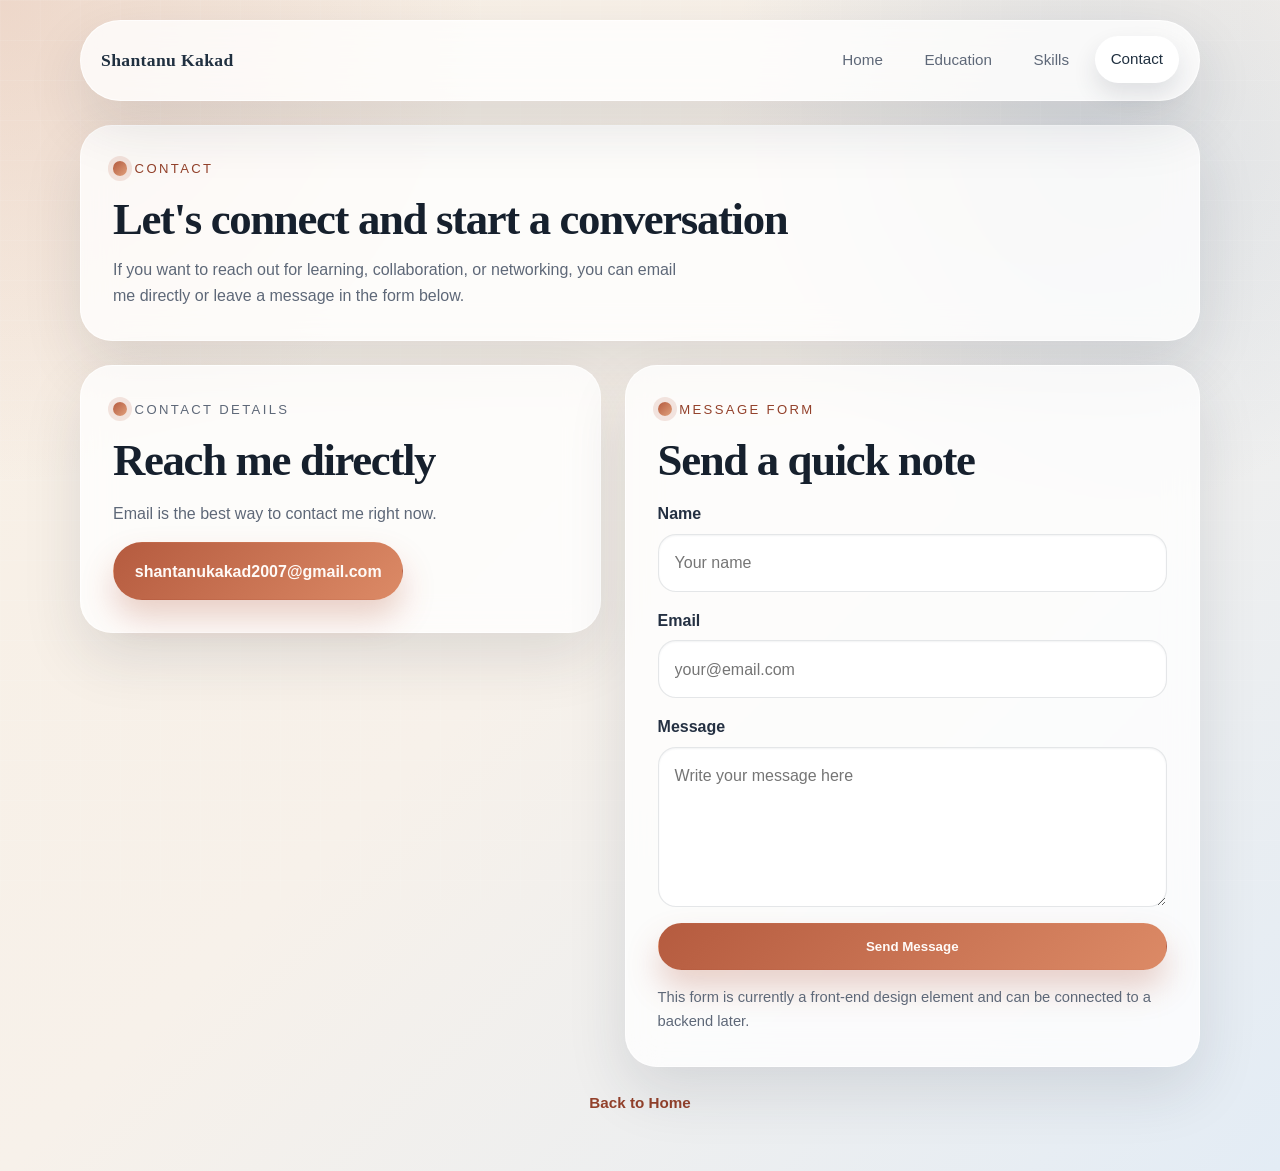
<file: contact.html>
<!DOCTYPE html>
<html lang="en">
<head>
    <meta charset="UTF-8">
    <meta name="viewport" content="width=device-width, initial-scale=1.0">
    <title>Contact | Shantanu Kakad</title>
    <link rel="stylesheet" href="style.css">
</head>
<body>
    <div class="page-shell">
        <header class="site-header surface">
            <a class="brand" href="index.html">Shantanu Kakad</a>
            <nav class="main-nav" aria-label="Primary">
                <a href="index.html">Home</a>
                <a href="education.html">Education</a>
                <a href="skills.html">Skills</a>
                <a class="active" href="contact.html">Contact</a>
            </nav>
        </header>

        <main>
            <section class="page-hero surface">
                <p class="eyebrow">Contact</p>
                <h1>Let's connect and start a conversation</h1>
                <p>
                    If you want to reach out for learning, collaboration, or networking,
                    you can email me directly or leave a message in the form below.
                </p>
            </section>

            <section class="contact-layout">
                <article class="section-card surface contact-card">
                    <div class="section-heading">
                        <p class="eyebrow">Contact Details</p>
                        <h2>Reach me directly</h2>
                    </div>
                    <p>Email is the best way to contact me right now.</p>
                    <a class="button primary" href="mailto:shantanukakad2007@gmail.com">shantanukakad2007@gmail.com</a>
                </article>

                <article class="section-card surface">
                    <div class="section-heading">
                        <p class="eyebrow">Message Form</p>
                        <h2>Send a quick note</h2>
                    </div>
                    <form class="contact-form">
                        <div class="field-group">
                            <label for="name">Name</label>
                            <input id="name" name="name" type="text" placeholder="Your name" required>
                        </div>

                        <div class="field-group">
                            <label for="email">Email</label>
                            <input id="email" name="email" type="email" placeholder="your@email.com" required>
                        </div>

                        <div class="field-group">
                            <label for="message">Message</label>
                            <textarea id="message" name="message" placeholder="Write your message here" required></textarea>
                        </div>

                        <button class="button primary" type="submit">Send Message</button>
                        <p class="form-note">This form is currently a front-end design element and can be connected to a backend later.</p>
                    </form>
                </article>
            </section>
        </main>

        <footer class="site-footer"><a class="inline-link" href="index.html">Back to Home</a></footer>
    </div>
</body>
</html>
</file>
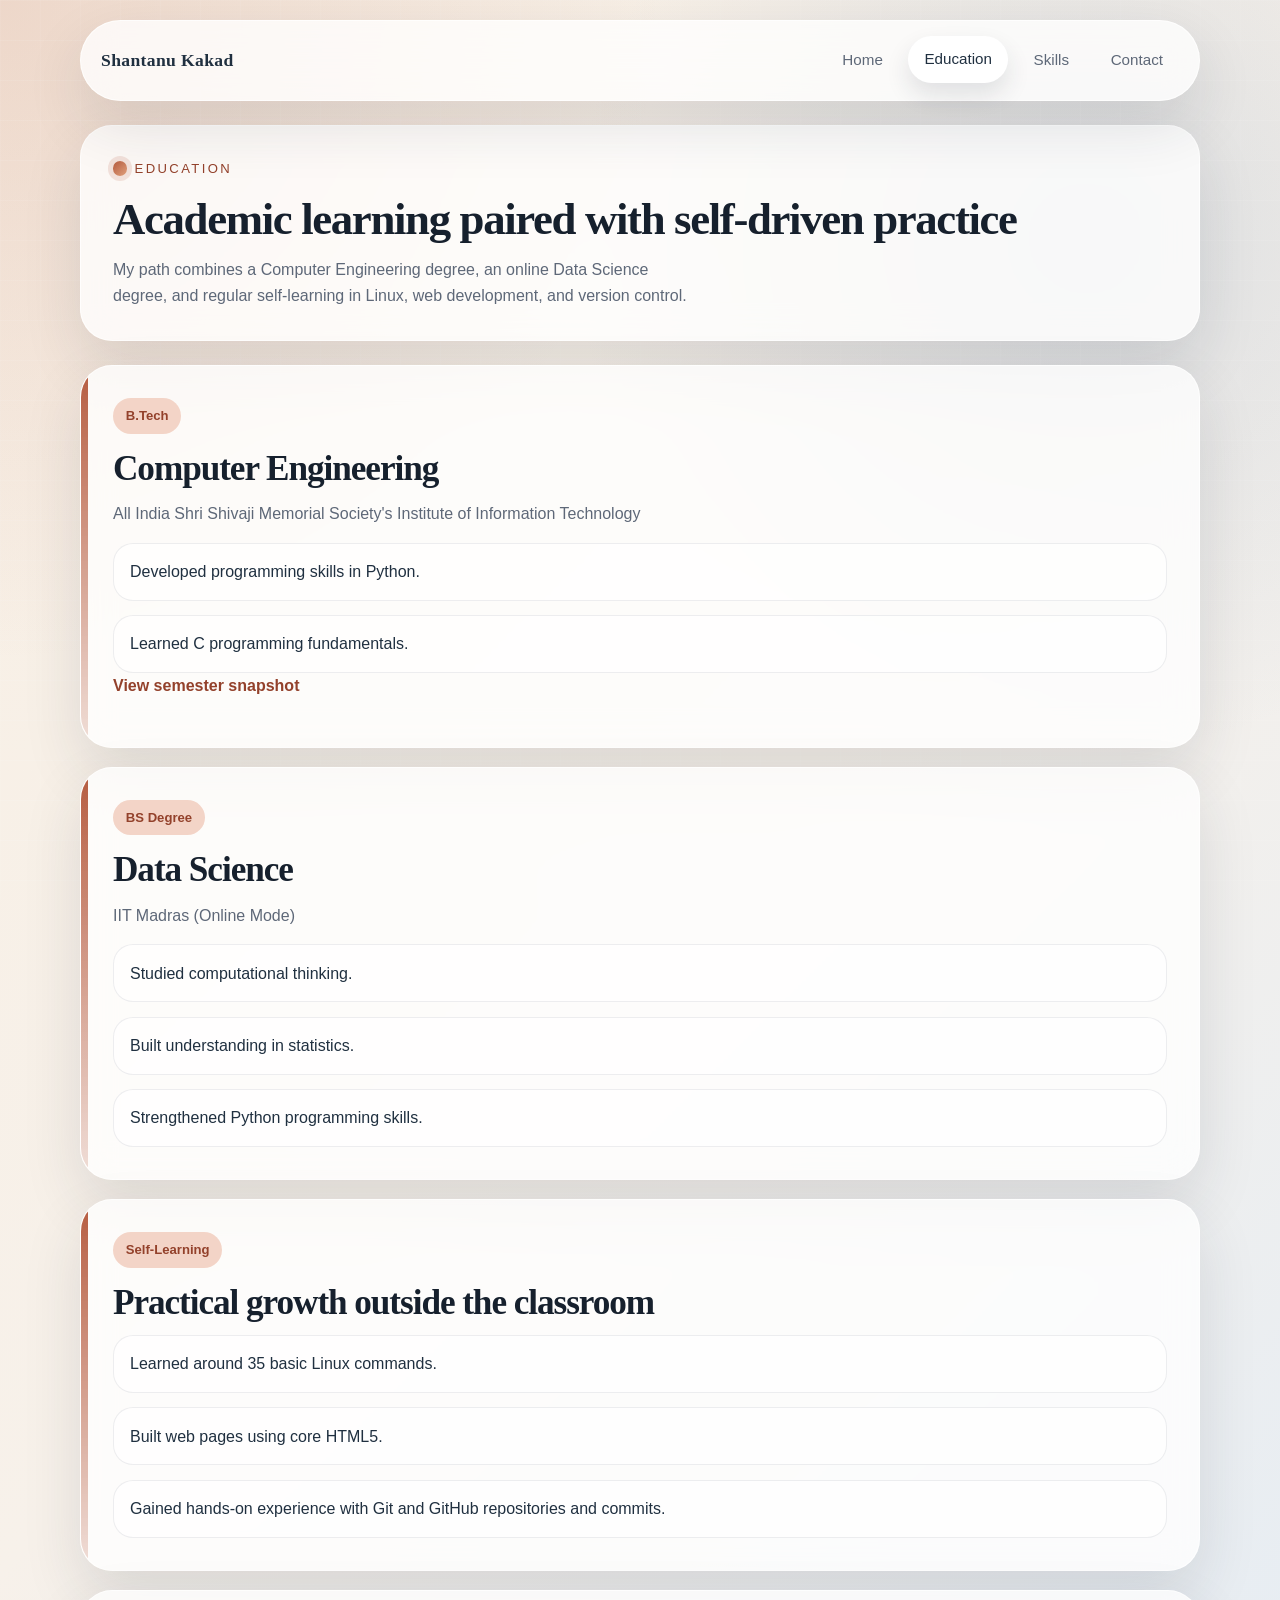
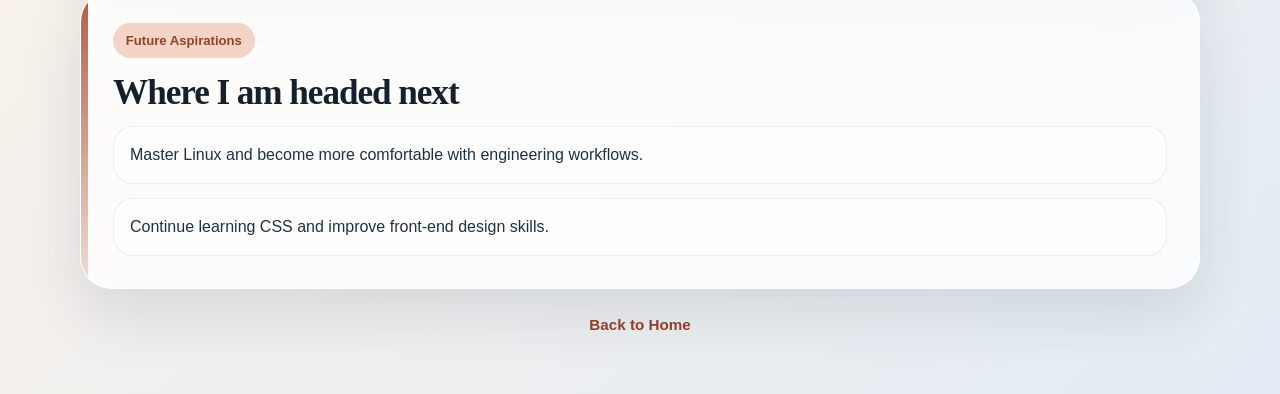
<file: education.html>
<!DOCTYPE html>
<html lang="en">
<head>
    <meta charset="UTF-8">
    <meta name="viewport" content="width=device-width, initial-scale=1.0">
    <title>Education | Shantanu Kakad</title>
    <link rel="stylesheet" href="style.css">
</head>
<body>
    <div class="page-shell">
        <header class="site-header surface">
            <a class="brand" href="index.html">Shantanu Kakad</a>
            <nav class="main-nav" aria-label="Primary">
                <a href="index.html">Home</a>
                <a class="active" href="education.html">Education</a>
                <a href="skills.html">Skills</a>
                <a href="contact.html">Contact</a>
            </nav>
        </header>

        <main>
            <section class="page-hero surface">
                <p class="eyebrow">Education</p>
                <h1>Academic learning paired with self-driven practice</h1>
                <p>
                    My path combines a Computer Engineering degree, an online Data Science degree,
                    and regular self-learning in Linux, web development, and version control.
                </p>
            </section>

            <section class="timeline">
                <article class="timeline-item surface">
                    <span class="timeline-tag">B.Tech</span>
                    <h2>Computer Engineering</h2>
                    <p class="muted">All India Shri Shivaji Memorial Society's Institute of Information Technology</p>
                    <ul class="detail-list">
                        <li>Developed programming skills in Python.</li>
                        <li>Learned C programming fundamentals.</li>
                    </ul>
                    <p><a class="inline-link" href="marks.html">View semester snapshot</a></p>
                </article>

                <article class="timeline-item surface">
                    <span class="timeline-tag">BS Degree</span>
                    <h2>Data Science</h2>
                    <p class="muted">IIT Madras (Online Mode)</p>
                    <ul class="detail-list">
                        <li>Studied computational thinking.</li>
                        <li>Built understanding in statistics.</li>
                        <li>Strengthened Python programming skills.</li>
                    </ul>
                </article>

                <article class="timeline-item surface">
                    <span class="timeline-tag">Self-Learning</span>
                    <h2>Practical growth outside the classroom</h2>
                    <ul class="detail-list">
                        <li>Learned around 35 basic Linux commands.</li>
                        <li>Built web pages using core HTML5.</li>
                        <li>Gained hands-on experience with Git and GitHub repositories and commits.</li>
                    </ul>
                </article>

                <article class="timeline-item surface">
                    <span class="timeline-tag">Future Aspirations</span>
                    <h2>Where I am headed next</h2>
                    <ul class="detail-list">
                        <li>Master Linux and become more comfortable with engineering workflows.</li>
                        <li>Continue learning CSS and improve front-end design skills.</li>
                    </ul>
                </article>
            </section>
        </main>

        <footer class="site-footer"><a class="inline-link" href="index.html">Back to Home</a></footer>
    </div>
</body>
</html>
</file>
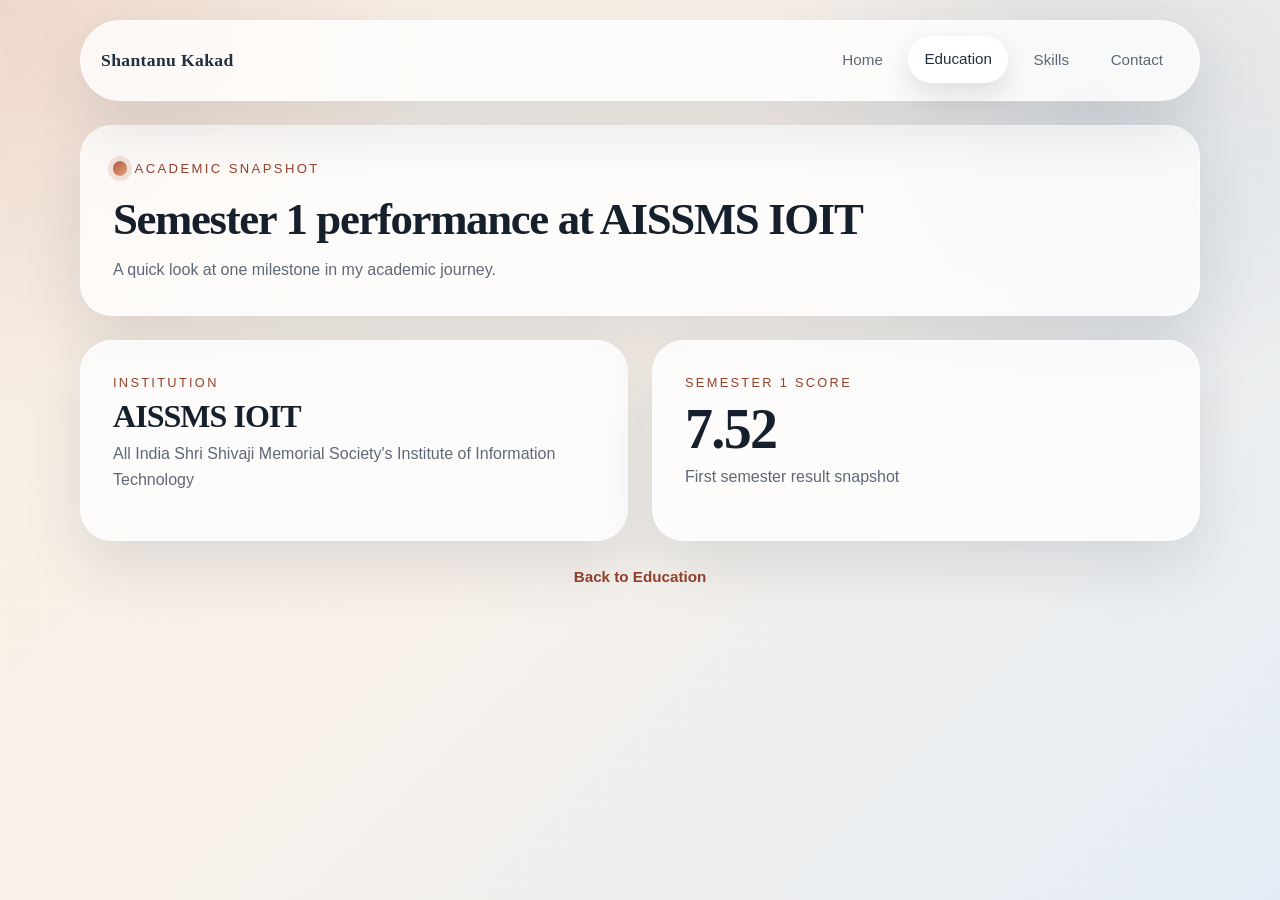
<file: marks.html>
<!DOCTYPE html>
<html lang="en">
<head>
    <meta charset="UTF-8">
    <meta name="viewport" content="width=device-width, initial-scale=1.0">
    <title>Academic Snapshot | Shantanu Kakad</title>
    <link rel="stylesheet" href="style.css">
</head>
<body>
    <div class="page-shell">
        <header class="site-header surface">
            <a class="brand" href="index.html">Shantanu Kakad</a>
            <nav class="main-nav" aria-label="Primary">
                <a href="index.html">Home</a>
                <a class="active" href="education.html">Education</a>
                <a href="skills.html">Skills</a>
                <a href="contact.html">Contact</a>
            </nav>
        </header>

        <main>
            <section class="page-hero surface">
                <p class="eyebrow">Academic Snapshot</p>
                <h1>Semester 1 performance at AISSMS IOIT</h1>
                <p>A quick look at one milestone in my academic journey.</p>
            </section>

            <section class="stats-grid">
                <article class="score-card surface">
                    <p class="score-label">Institution</p>
                    <h3>AISSMS IOIT</h3>
                    <p class="muted">All India Shri Shivaji Memorial Society's Institute of Information Technology</p>
                </article>

                <article class="score-card surface">
                    <p class="score-label">Semester 1 Score</p>
                    <h2>7.52</h2>
                    <p class="muted">First semester result snapshot</p>
                </article>
            </section>
        </main>

        <footer class="site-footer"><a class="inline-link" href="education.html">Back to Education</a></footer>
    </div>
</body>
</html>
</file>
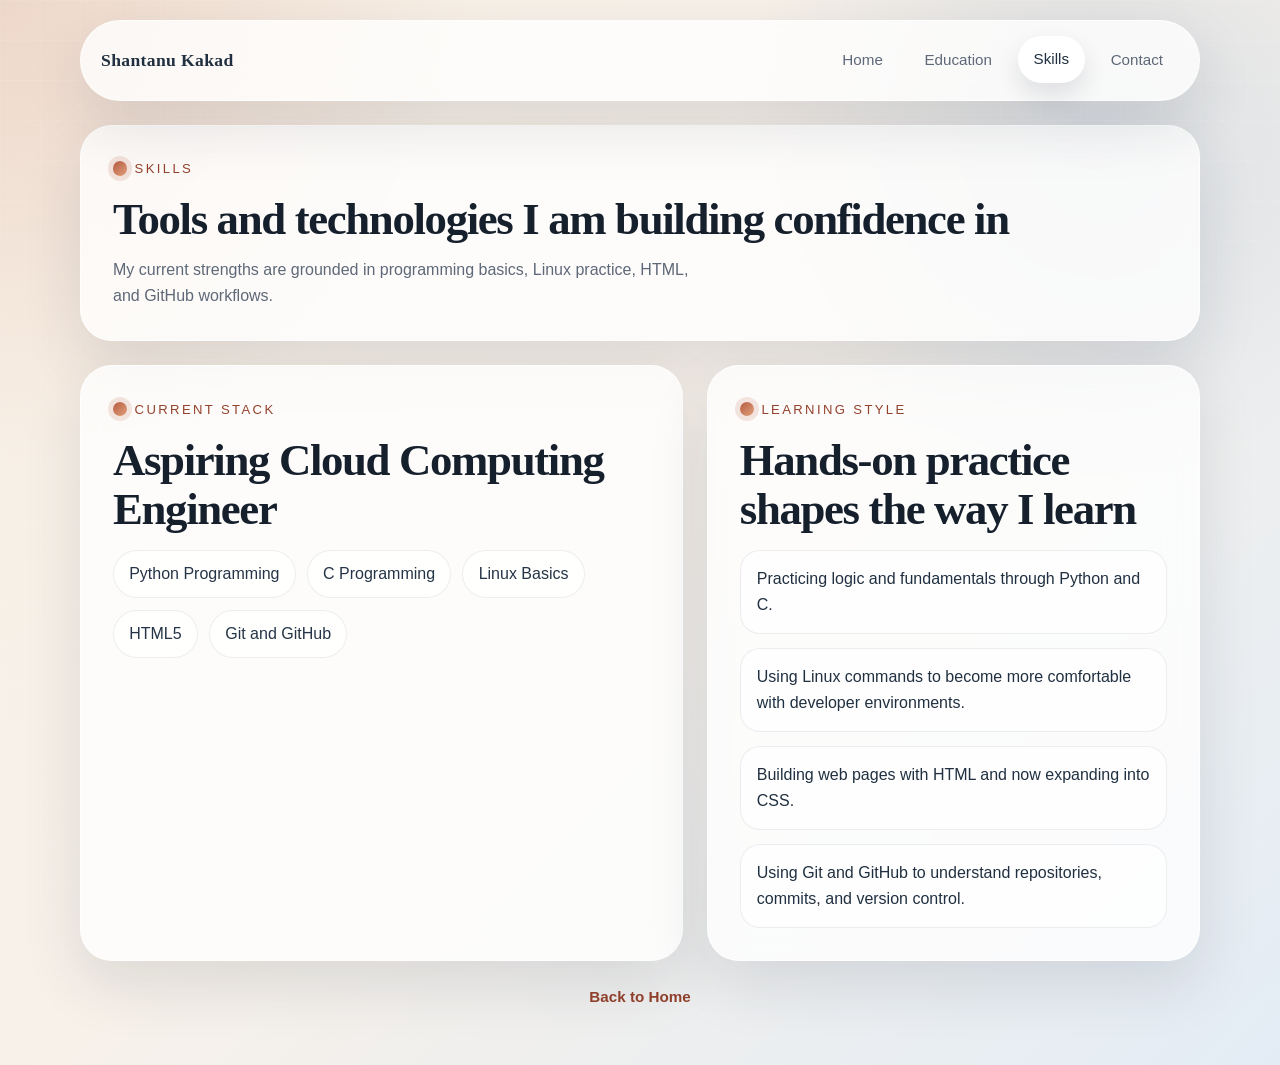
<file: skills.html>
<!DOCTYPE html>
<html lang="en">
<head>
    <meta charset="UTF-8">
    <meta name="viewport" content="width=device-width, initial-scale=1.0">
    <title>Skills | Shantanu Kakad</title>
    <link rel="stylesheet" href="style.css">
</head>
<body>
    <div class="page-shell">
        <header class="site-header surface">
            <a class="brand" href="index.html">Shantanu Kakad</a>
            <nav class="main-nav" aria-label="Primary">
                <a href="index.html">Home</a>
                <a href="education.html">Education</a>
                <a class="active" href="skills.html">Skills</a>
                <a href="contact.html">Contact</a>
            </nav>
        </header>

        <main>
            <section class="page-hero surface">
                <p class="eyebrow">Skills</p>
                <h1>Tools and technologies I am building confidence in</h1>
                <p>
                    My current strengths are grounded in programming basics, Linux practice,
                    HTML, and GitHub workflows.
                </p>
            </section>

            <section class="skills-layout">
                <article class="section-card surface">
                    <div class="section-heading">
                        <p class="eyebrow">Current Stack</p>
                        <h2>Aspiring Cloud Computing Engineer</h2>
                    </div>
                    <ul class="skill-cloud">
                        <li>Python Programming</li>
                        <li>C Programming</li>
                        <li>Linux Basics</li>
                        <li>HTML5</li>
                        <li>Git and GitHub</li>
                    </ul>
                </article>

                <article class="section-card surface">
                    <div class="section-heading">
                        <p class="eyebrow">Learning Style</p>
                        <h2>Hands-on practice shapes the way I learn</h2>
                    </div>
                    <ul class="feature-list">
                        <li>Practicing logic and fundamentals through Python and C.</li>
                        <li>Using Linux commands to become more comfortable with developer environments.</li>
                        <li>Building web pages with HTML and now expanding into CSS.</li>
                        <li>Using Git and GitHub to understand repositories, commits, and version control.</li>
                    </ul>
                </article>
            </section>
        </main>

        <footer class="site-footer"><a class="inline-link" href="index.html">Back to Home</a></footer>
    </div>
</body>
</html>
</file>
<file: style.css>
:root {
    --bg-1: #f8efe4;
    --bg-2: #e3ecf5;
    --card: rgba(255, 255, 255, 0.78);
    --text: #203040;
    --muted: #5e6878;
    --accent: #b55b3f;
    --accent-deep: #93412b;
    --accent-soft: #f3d4c7;
    --line: rgba(32, 48, 64, 0.12);
    --shadow: 0 24px 60px rgba(31, 45, 61, 0.12);
    --radius-xl: 32px;
    --container: min(1120px, calc(100% - 2rem));
}

* {
    box-sizing: border-box;
}

html {
    scroll-behavior: smooth;
}

body {
    margin: 0;
    min-height: 100vh;
    color: var(--text);
    font-family: "Trebuchet MS", "Lucida Sans Unicode", "Segoe UI", sans-serif;
    line-height: 1.6;
    background:
        radial-gradient(circle at top left, rgba(181, 91, 63, 0.16), transparent 28%),
        radial-gradient(circle at 85% 12%, rgba(97, 139, 186, 0.18), transparent 25%),
        linear-gradient(135deg, var(--bg-1) 0%, #f7f1ea 48%, var(--bg-2) 100%);
    position: relative;
}

body::before {
    content: "";
    position: fixed;
    inset: 0;
    background-image:
        linear-gradient(rgba(255, 255, 255, 0.22) 1px, transparent 1px),
        linear-gradient(90deg, rgba(255, 255, 255, 0.18) 1px, transparent 1px);
    background-size: 40px 40px;
    opacity: 0.4;
    pointer-events: none;
}

img {
    display: block;
    max-width: 100%;
}

a {
    color: inherit;
    text-decoration: none;
}

p,
ul {
    margin-top: 0;
}

main {
    display: grid;
    gap: 1.5rem;
}

.page-shell {
    width: var(--container);
    margin: 0 auto;
    padding: 1.25rem 0 3.5rem;
    position: relative;
    z-index: 1;
}

.surface {
    background: var(--card);
    border: 1px solid rgba(255, 255, 255, 0.72);
    box-shadow: var(--shadow);
    backdrop-filter: blur(16px);
}

.site-header {
    display: flex;
    flex-wrap: wrap;
    justify-content: space-between;
    align-items: center;
    gap: 1rem;
    padding: 1rem 1.25rem;
    border-radius: 999px;
    position: sticky;
    top: 1rem;
    z-index: 5;
    margin-bottom: 1.5rem;
}

.brand {
    font-family: "Palatino Linotype", "Book Antiqua", Georgia, serif;
    font-size: 1.1rem;
    font-weight: 700;
    letter-spacing: 0.02em;
}

.main-nav {
    display: flex;
    flex-wrap: wrap;
    gap: 0.6rem;
}

.main-nav a {
    padding: 0.7rem 1rem;
    border-radius: 999px;
    color: var(--muted);
    font-size: 0.95rem;
    transition: 0.25s ease;
}

.main-nav a:hover,
.main-nav a.active {
    background: #ffffff;
    color: var(--text);
    transform: translateY(-1px);
    box-shadow: 0 12px 24px rgba(31, 45, 61, 0.12);
}

.hero {
    display: grid;
    grid-template-columns: minmax(0, 1.35fr) minmax(280px, 0.85fr);
    gap: 1.5rem;
    align-items: stretch;
}

.hero-copy,
.profile-panel,
.section-card,
.page-hero,
.timeline-item,
.score-card {
    border-radius: var(--radius-xl);
    padding: 2rem;
}

.eyebrow {
    display: inline-flex;
    align-items: center;
    gap: 0.45rem;
    font-size: 0.82rem;
    text-transform: uppercase;
    letter-spacing: 0.18em;
    color: var(--accent-deep);
    margin-bottom: 1rem;
}

.eyebrow::before {
    content: "";
    width: 0.9rem;
    height: 0.9rem;
    border-radius: 50%;
    background: linear-gradient(135deg, var(--accent), #e1a17d);
    box-shadow: 0 0 0 5px rgba(181, 91, 63, 0.15);
}

.hero h1,
.page-hero h1,
h2,
h3 {
    font-family: "Palatino Linotype", "Book Antiqua", Georgia, serif;
    color: #16202d;
    letter-spacing: -0.03em;
    margin: 0 0 0.8rem;
    line-height: 1.1;
}

.hero h1 {
    font-size: clamp(2.5rem, 6vw, 4.7rem);
    max-width: 12ch;
}

.page-hero h1,
.section-card h2 {
    font-size: clamp(1.8rem, 4vw, 2.8rem);
}

.timeline-item h2 {
    font-size: clamp(1.6rem, 3vw, 2.2rem);
}

.lead {
    font-size: 1.1rem;
    color: var(--muted);
    max-width: 58ch;
}

.action-row {
    display: flex;
    flex-wrap: wrap;
    gap: 0.85rem;
    margin: 1.6rem 0 1.4rem;
}

.button {
    display: inline-flex;
    align-items: center;
    justify-content: center;
    gap: 0.5rem;
    padding: 0.95rem 1.3rem;
    border-radius: 999px;
    font-weight: 700;
    border: 1px solid transparent;
    transition: 0.25s ease;
    cursor: pointer;
}

.button.primary {
    background: linear-gradient(135deg, var(--accent), #dc8a66);
    color: #fffaf7;
    box-shadow: 0 18px 32px rgba(181, 91, 63, 0.28);
}

.button.secondary {
    background: rgba(255, 255, 255, 0.72);
    color: var(--text);
    border-color: var(--line);
}

.button:hover {
    transform: translateY(-2px);
}

.chip-list,
.skill-cloud {
    list-style: none;
    padding: 0;
    display: flex;
    flex-wrap: wrap;
    gap: 0.7rem;
    margin: 0;
}

.chip-list li,
.skill-cloud li {
    padding: 0.65rem 0.95rem;
    border-radius: 999px;
    background: rgba(255, 255, 255, 0.74);
    border: 1px solid rgba(32, 48, 64, 0.08);
    color: #253447;
}

.profile-panel {
    display: flex;
    flex-direction: column;
    justify-content: space-between;
    gap: 1.25rem;
}

.profile-photo {
    width: min(100%, 320px);
    aspect-ratio: 4 / 5;
    object-fit: cover;
    margin: 0 auto;
    border-radius: 28px;
    border: 4px solid rgba(255, 255, 255, 0.9);
    box-shadow: 0 24px 44px rgba(31, 45, 61, 0.2);
}

.profile-note {
    padding: 1rem 1.15rem;
    border-radius: 22px;
    background: linear-gradient(135deg, rgba(255, 255, 255, 0.92), rgba(255, 245, 239, 0.85));
    border: 1px solid rgba(181, 91, 63, 0.16);
}

.note-label,
.score-label {
    margin-bottom: 0.35rem;
    font-size: 0.8rem;
    letter-spacing: 0.18em;
    text-transform: uppercase;
    color: var(--accent-deep);
}

.section-grid,
.contact-layout,
.stats-grid,
.skills-layout {
    display: grid;
    gap: 1.5rem;
}

.section-grid {
    grid-template-columns: repeat(2, minmax(0, 1fr));
}

.section-heading {
    margin-bottom: 1rem;
}

.link-list,
.detail-list,
.feature-list {
    list-style: none;
    padding: 0;
    margin: 0;
    display: grid;
    gap: 0.9rem;
}

.link-list li,
.detail-list li,
.feature-list li {
    padding: 0.95rem 1rem;
    border-radius: 20px;
    background: rgba(255, 255, 255, 0.62);
    border: 1px solid rgba(32, 48, 64, 0.08);
}

.link-list span {
    display: block;
    font-size: 0.85rem;
    letter-spacing: 0.08em;
    text-transform: uppercase;
    color: var(--muted);
    margin-bottom: 0.25rem;
}

.link-list a,
.inline-link {
    color: var(--accent-deep);
    font-weight: 700;
}

.page-hero p:last-child {
    margin-bottom: 0;
    color: var(--muted);
    max-width: 65ch;
}

.timeline {
    display: grid;
    gap: 1.2rem;
}

.timeline-item {
    position: relative;
    overflow: hidden;
}

.timeline-item::before {
    content: "";
    position: absolute;
    inset: 0 auto 0 0;
    width: 7px;
    background: linear-gradient(180deg, var(--accent), rgba(181, 91, 63, 0.18));
    border-radius: 12px;
}

.timeline-tag {
    display: inline-block;
    padding: 0.45rem 0.8rem;
    border-radius: 999px;
    background: var(--accent-soft);
    color: var(--accent-deep);
    font-size: 0.82rem;
    font-weight: 700;
    margin-bottom: 1rem;
}

.muted {
    color: var(--muted);
}

.skills-layout {
    grid-template-columns: 1.1fr 0.9fr;
}

.contact-layout {
    grid-template-columns: 0.95fr 1.05fr;
    align-items: start;
}

.contact-card p {
    color: var(--muted);
}

.contact-form {
    display: grid;
    gap: 1rem;
}

.field-group {
    display: grid;
    gap: 0.45rem;
}

label {
    font-weight: 700;
    color: #243042;
}

input,
textarea {
    width: 100%;
    border-radius: 18px;
    padding: 0.95rem 1rem;
    font: inherit;
    color: var(--text);
    background: rgba(255, 255, 255, 0.88);
    border: 1px solid rgba(32, 48, 64, 0.12);
    box-shadow: inset 0 1px 2px rgba(31, 45, 61, 0.06);
}

input:focus,
textarea:focus {
    outline: 2px solid rgba(181, 91, 63, 0.35);
    outline-offset: 2px;
}

textarea {
    min-height: 160px;
    resize: vertical;
}

.form-note {
    font-size: 0.92rem;
    color: var(--muted);
    margin: 0;
}

.stats-grid {
    grid-template-columns: repeat(2, minmax(0, 1fr));
}

.score-card h2 {
    font-size: clamp(2rem, 5vw, 3.5rem);
    margin-bottom: 0.25rem;
}

.score-card h3 {
    font-size: clamp(1.4rem, 3vw, 2rem);
    margin-bottom: 0.45rem;
}

.site-footer {
    text-align: center;
    color: var(--muted);
    padding-top: 1.5rem;
    font-size: 0.95rem;
}

@media (max-width: 860px) {
    .site-header {
        border-radius: 28px;
        padding: 1rem;
        position: static;
        justify-content: center;
    }

    .brand,
    .main-nav {
        width: 100%;
        text-align: center;
    }

    .main-nav {
        justify-content: center;
    }

    .hero,
    .section-grid,
    .contact-layout,
    .stats-grid,
    .skills-layout {
        grid-template-columns: 1fr;
    }

    .hero h1 {
        max-width: none;
    }

    .hero-copy,
    .profile-panel,
    .section-card,
    .page-hero,
    .timeline-item,
    .score-card {
        padding: 1.5rem;
        border-radius: 28px;
    }

    .profile-photo {
        max-width: 260px;
    }
}

@media (max-width: 540px) {
    :root {
        --container: min(1120px, calc(100% - 1rem));
    }

    body::before {
        background-size: 28px 28px;
    }

    .page-shell {
        padding-top: 0.75rem;
    }

    .main-nav {
        gap: 0.4rem;
    }

    .main-nav a {
        padding: 0.6rem 0.85rem;
        font-size: 0.9rem;
    }

    .hero h1 {
        font-size: clamp(2rem, 10vw, 3rem);
    }

    .action-row {
        display: grid;
        grid-template-columns: 1fr;
    }

    .button {
        width: 100%;
    }
}
</file>
